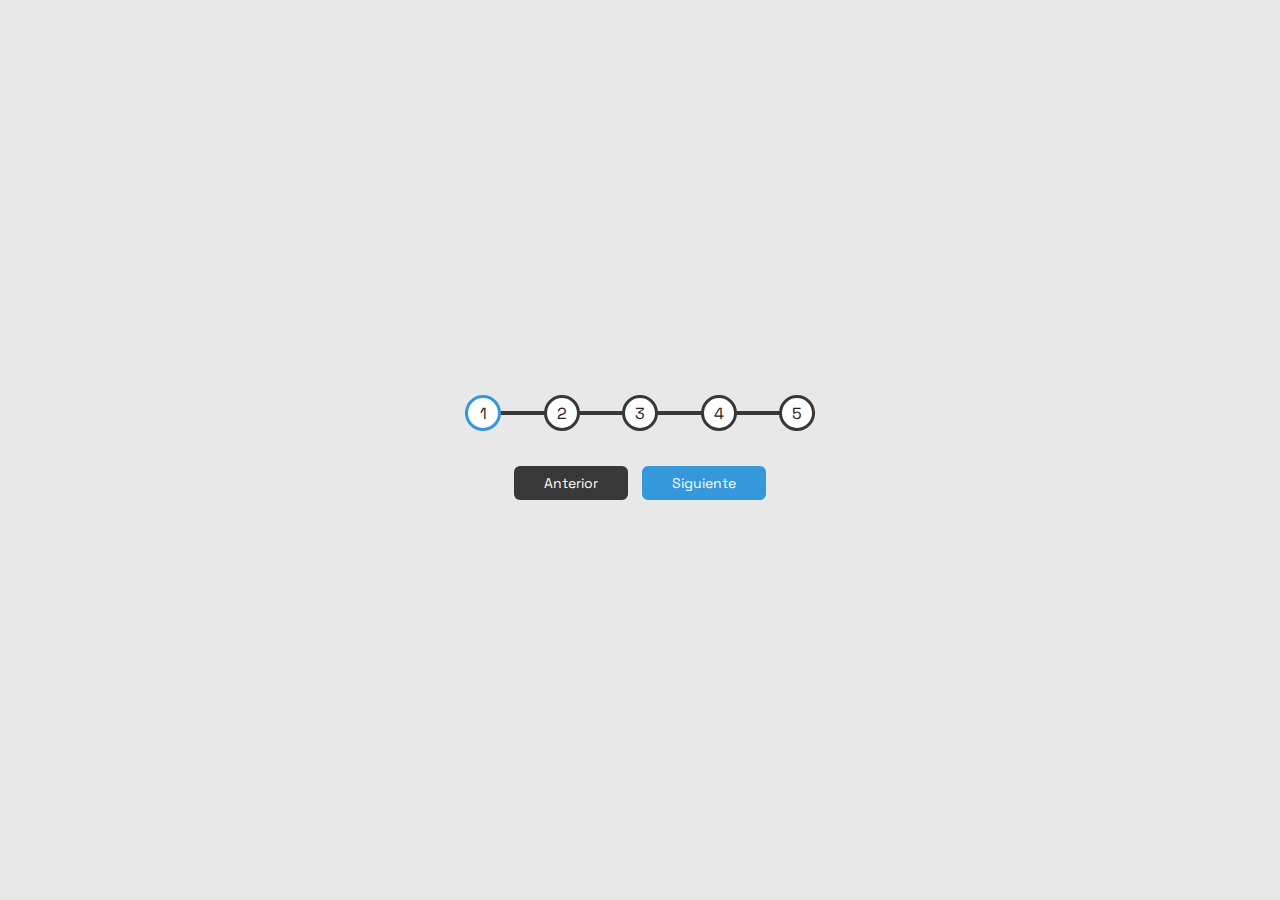
<file: Progreso pasos/index.html>
<!DOCTYPE html>
<html lang="en">
<head>
    <meta charset="UTF-8">
    <meta name="viewport" content="width=device-width, initial-scale=1.0">
    <title>Progreso</title>
    <link rel="stylesheet" href="styles.css">
</head>
<body>
    <div class="container">
        <div class="progress-container">
            <div class="progress" id="progreso"></div>
            <div class="circle active">1</div>
            <div class="circle">2</div>
            <div class="circle">3</div>
            <div class="circle">4</div>
            <div class="circle">5</div>
        </div>

        <button class="btn" id="anterior" disabled>Anterior</button>
        <button class="btn" id="siguiente">Siguiente</button>
    </div>

    <script src="app.js"></script>
</body>
</html>
</file>
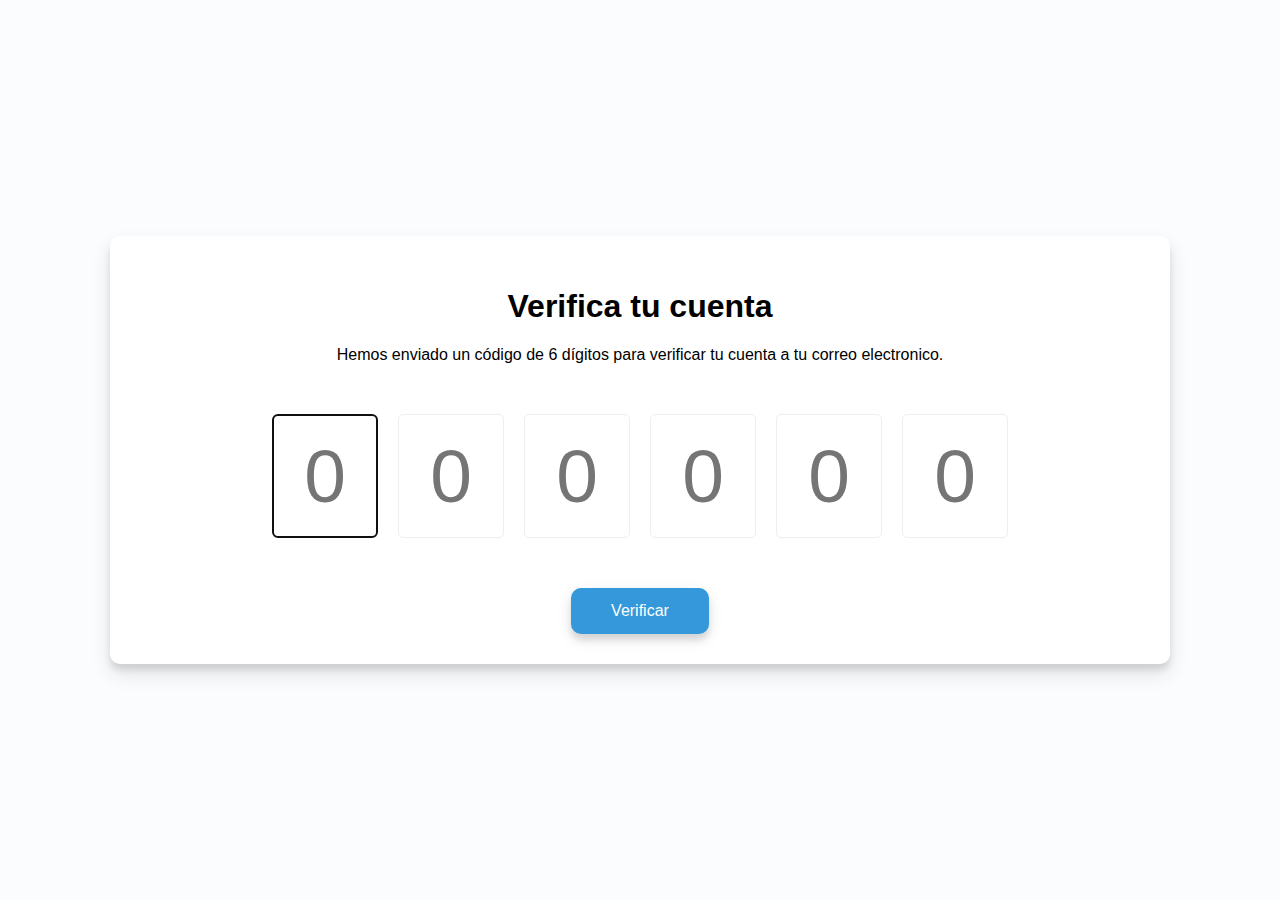
<file: Verificación codigo ui/index.html>
<!DOCTYPE html>
<html lang="en">
<head>
    <meta charset="UTF-8">
    <meta name="viewport" content="width=device-width, initial-scale=1.0">
    <title>Verificación código</title>
    <link rel="stylesheet" href="styles.css">
</head>
<body>
    <div class="container">
        <h1>Verifica tu cuenta</h1>
        <p>
            Hemos enviado un código de 6 dígitos para verificar tu cuenta a tu correo electronico.
        </p>
        <div class="codigo-container">
            <input type="number" class="input-codigo" placeholder="0" min="0" max="9" required>
            <input type="number" class="input-codigo" placeholder="0" min="0" max="9" required>
            <input type="number" class="input-codigo" placeholder="0" min="0" max="9" required>
            <input type="number" class="input-codigo" placeholder="0" min="0" max="9" required>
            <input type="number" class="input-codigo" placeholder="0" min="0" max="9" required>
            <input type="number" class="input-codigo" placeholder="0" min="0" max="9" required>
        </div>
        <button class="btn">Verificar</button>
    </div>
    <script src="app.js"></script>
</body>
</html>
</file>
<file: Progreso pasos/styles.css>
@import url("https://fonts.googleapis.com/css2?family=Bungee+Spice&family=Rubik+Scribble&family=Space+Grotesk:wght@300..700&display=swap");

body {
  font-family: "Space Grotesk", sans-serif;
  background-color: #e8e8e8;
  display: flex;
  justify-content: center;
  align-items: center;
  height: 100vh;
  overflow: hidden;
  margin: 0;
}

.container {
  text-align: center;
}

.progress-container {
  display: flex;
  justify-content: space-between;
  position: relative;
  margin-bottom: 30px;
  max-width: 100%;
  width: 350px;
}

.progress-container::before {
  content: "";
  background-color: #383838;
  position: absolute;
  top: 50%;
  left: 0;
  transform: translateY(-50%);
  height: 4px;
  width: 100%;
  z-index: -1;
}

.progress {
  background-color: #3498db;
  position: absolute;
  top: 50%;
  left: 0;
  transform: translateY(-50%);
  height: 4px;
  width: 0%;
  z-index: -1;
  transition: 0.4s ease;
}

.circle {
  background-color: white;
  color: #2a2222;
  border-radius: 50%;
  height: 30px;
  width: 30px;
  display: flex;
  align-items: center;
  justify-content: center;
  border: 3px solid #383838;
  transition: 0.4s ease;
}

.circle.active {
  border-color: #3498db;
}

.btn {
  background-color: #3498db;
  color: white;
  border: 0;
  border-radius: 6px;
  cursor: pointer;
  font-family: inherit;
  padding: 8px 30px;
  margin: 5px;
  font-size: 14px;
}

.btn:hover {
  transform: scale(0.98);
}

.btn:focus {
  outline: 0;
}

.btn:disabled {
  background-color: #383838;
  cursor: not-allowed;
}
</file>
<file: Verificación codigo ui/styles.css>
body {
  background-color: #fbfcfe;
  font-family: "Muli", sans-serif;
  display: flex;
  align-items: center;
  justify-content: center;
  height: 100vh;
  overflow: hidden;
  margin: 0;
}

.container {
  background-color: #fff;
  border-radius: 10px;
  box-shadow: 0 10px 20px rgba(0, 0, 0, 0.1), 0 6px 6px rgba(0, 0, 0, 0.1);
  padding: 30px;
  text-align: center;
  max-width: 1000px;
  width: 100%;
}

.codigo-container {
  display: flex;
  align-items: center;
  justify-content: center;
  margin: 40px 0;
}

.input-codigo {
  caret-color: transparent;
  border-radius: 5px;
  font-size: 75px;
  height: 120px;
  width: 100px;
  border: 1px solid #eee;
  margin: 10px;
  text-align: center;
  font-weight: 300;
}

.input-codigo::-webkit-outer-spin-button,
.input-codigo::-webkit-inner-spin-button {
  -webkit-appearance: none;
  margin: 0;
}

.input-codigo:valid {
  border-color: #3498db;
  box-shadow: 0 10px 20px rgba(0, 0, 0, 0.1), 0 6px 6px rgba(0, 0, 0, 0.1);
}

@media (max-width: 600px) {
  .codigo-container {
    flex-wrap: wrap;
  }

  .codigo {
    font-size: 60px;
    height: 80px;
    max-width: 70px;
  }
}

.btn {
  background-color: #3498db;
  border: 0;
  border-radius: 10px;
  box-shadow: 0 5px 15px rgba(0, 0, 0, 0.1), 0 6px 6px rgba(0, 0, 0, 0.1);
  color: #fff;
  cursor: pointer;
  font-size: 16px;
  padding: 14px 40px;
}
</file>
